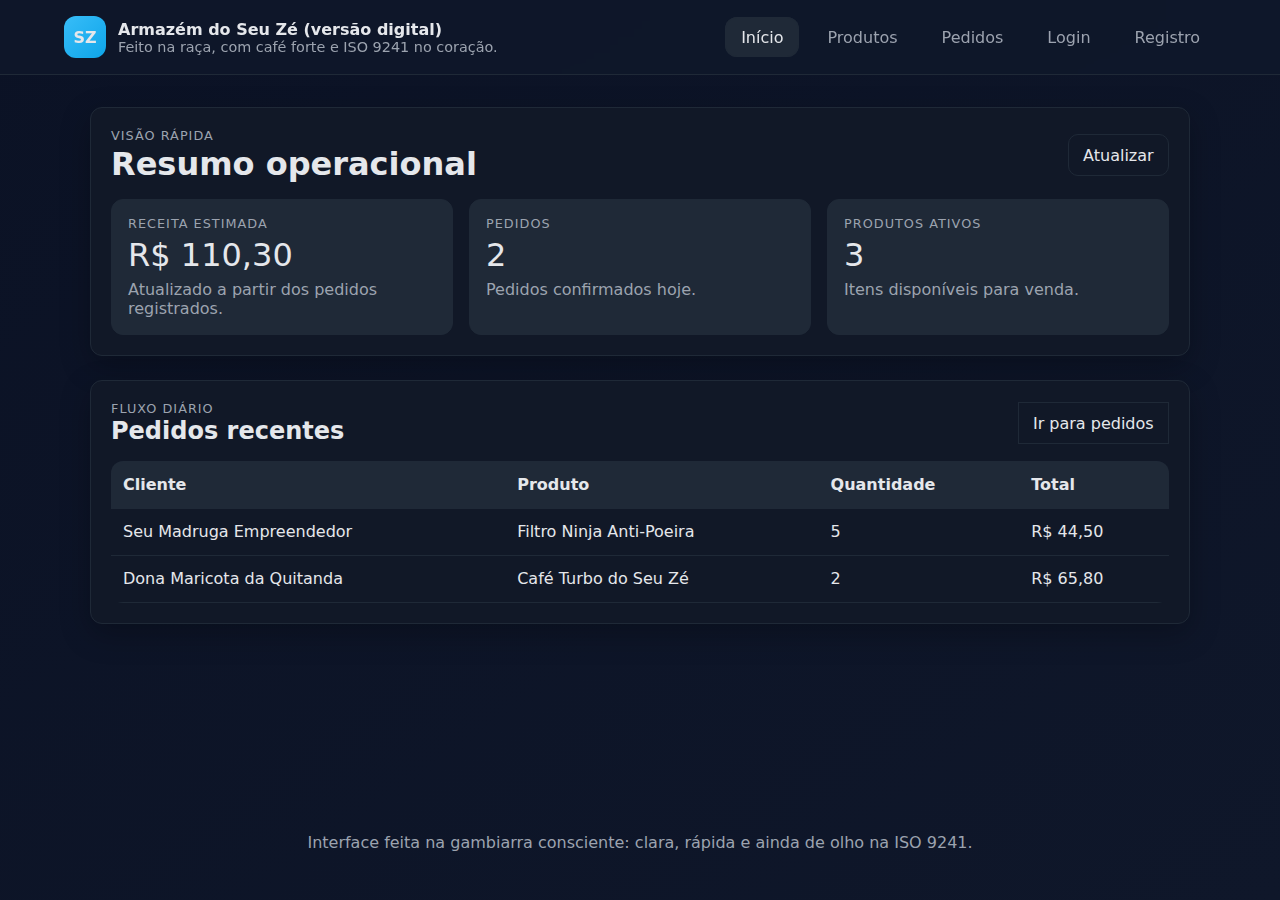
<file: index.html>
<!DOCTYPE html>
<html lang="pt-BR">
<head>
    <meta charset="UTF-8">
    <meta name="viewport" content="width=device-width, initial-scale=1.0">
    <title>Armazém do Seu Zé - Visão Geral</title>
    <link rel="stylesheet" href="css/styles.css">
</head>
<body data-page="home">
    <header class="topbar">
        <div class="brand">
            <span class="brand__logo" aria-hidden="true">SZ</span>
            <div>
                <strong>Armazém do Seu Zé (versão digital)</strong>
                <p class="brand__subtitle">Feito na raça, com café forte e ISO 9241 no coração.</p>
            </div>
        </div>
        <nav class="main-nav" aria-label="Navegação principal">
            <a href="index.html" class="main-nav__link main-nav__link--active">Início</a>
            <a href="produtos.html" class="main-nav__link">Produtos</a>
            <a href="pedidos.html" class="main-nav__link">Pedidos</a>
            <a href="login.html" class="main-nav__link">Login</a>
            <a href="registro.html" class="main-nav__link">Registro</a>
        </nav>
    </header>

    <main class="layout">
        <section class="panel" aria-labelledby="resumo-title">
            <div class="panel__header">
                <div>
                    <p class="eyebrow">Visão rápida</p>
                    <h1 id="resumo-title">Resumo operacional</h1>
                </div>
                <button type="button" class="ghost" data-action="atualizar-resumo">Atualizar</button>
            </div>
            <div class="kpi-grid" role="list">
                <article class="kpi" role="listitem">
                    <p class="eyebrow">Receita estimada</p>
                    <p class="kpi__value" id="kpi-receita">R$ 0,00</p>
                    <p class="kpi__hint">Atualizado a partir dos pedidos registrados.</p>
                </article>
                <article class="kpi" role="listitem">
                    <p class="eyebrow">Pedidos</p>
                    <p class="kpi__value" id="kpi-pedidos">0</p>
                    <p class="kpi__hint">Pedidos confirmados hoje.</p>
                </article>
                <article class="kpi" role="listitem">
                    <p class="eyebrow">Produtos ativos</p>
                    <p class="kpi__value" id="kpi-produtos">0</p>
                    <p class="kpi__hint">Itens disponíveis para venda.</p>
                </article>
            </div>
        </section>

        <section class="panel" aria-labelledby="recentes-title">
            <div class="panel__header">
                <div>
                    <p class="eyebrow">Fluxo diário</p>
                    <h2 id="recentes-title">Pedidos recentes</h2>
                </div>
                <a class="ghost" href="pedidos.html">Ir para pedidos</a>
            </div>
            <div class="table-wrapper">
                <table class="data-table" aria-describedby="recentes-title">
                    <thead>
                        <tr>
                            <th scope="col">Cliente</th>
                            <th scope="col">Produto</th>
                            <th scope="col">Quantidade</th>
                            <th scope="col">Total</th>
                        </tr>
                    </thead>
                    <tbody id="recent-orders" aria-live="polite">
                        <tr>
                            <td colspan="4" class="muted">Nenhum pedido registrado ainda.</td>
                        </tr>
                    </tbody>
                </table>
            </div>
        </section>
    </main>

    <footer class="footer">
        <p>Interface feita na gambiarra consciente: clara, rápida e ainda de olho na ISO 9241.</p>
    </footer>

    <script src="js/app.js"></script>
</body>
</html>
</file>
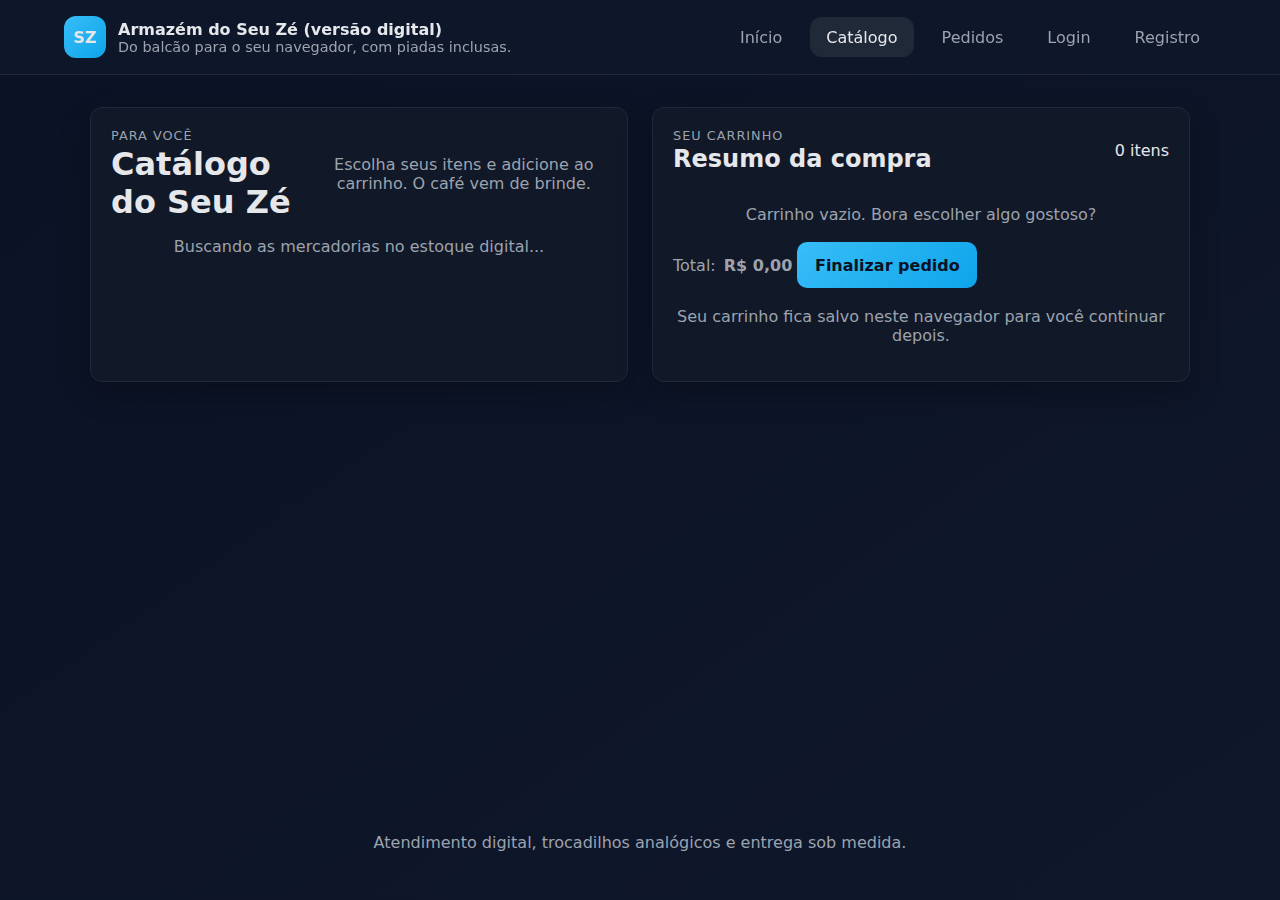
<file: catalogo.html>
<!DOCTYPE html>
<html lang="pt-BR">
<head>
    <meta charset="UTF-8">
    <meta name="viewport" content="width=device-width, initial-scale=1.0">
    <title>Armazém do Seu Zé - Catálogo</title>
    <link rel="stylesheet" href="css/styles.css">
</head>
<body data-page="catalogo">
    <header class="topbar">
        <div class="brand">
            <span class="brand__logo" aria-hidden="true">SZ</span>
            <div>
                <strong>Armazém do Seu Zé (versão digital)</strong>
                <p class="brand__subtitle">Do balcão para o seu navegador, com piadas inclusas.</p>
            </div>
        </div>
        <nav class="main-nav" aria-label="Navegação principal">
            <a href="index.html" class="main-nav__link">Início</a>
            <a href="catalogo.html" class="main-nav__link main-nav__link--active">Catálogo</a>
            <a href="pedidos.html" class="main-nav__link">Pedidos</a>
            <a href="login.html" class="main-nav__link">Login</a>
            <a href="registro.html" class="main-nav__link">Registro</a>
        </nav>
    </header>

    <main class="layout layout--two">
        <section class="panel" aria-labelledby="catalogo-title">
            <div class="panel__header">
                <div>
                    <p class="eyebrow">Para você</p>
                    <h1 id="catalogo-title">Catálogo do Seu Zé</h1>
                </div>
                <p class="muted">Escolha seus itens e adicione ao carrinho. O café vem de brinde.</p>
            </div>

            <div class="catalog-grid" id="catalog-grid" aria-live="polite">
                <p class="muted">Buscando as mercadorias no estoque digital...</p>
            </div>
        </section>

        <section class="panel" aria-labelledby="carrinho-title">
            <div class="panel__header">
                <div>
                    <p class="eyebrow">Seu carrinho</p>
                    <h2 id="carrinho-title">Resumo da compra</h2>
                </div>
                <span class="pill" id="cart-counter">0 itens</span>
            </div>

            <div class="stack">
                <div id="cart-feedback" class="alert" role="status" aria-live="polite" hidden></div>
                <div class="cart" aria-live="polite">
                    <div class="cart__list" id="cart-items">
                        <p class="muted">Carrinho vazio. Bora escolher algo gostoso?</p>
                    </div>
                    <div class="cart__footer">
                        <p class="inline">Total: <strong id="cart-total">R$ 0,00</strong></p>
                        <button type="button" class="primary" data-action="checkout">Finalizar pedido</button>
                    </div>
                    <p class="muted">Seu carrinho fica salvo neste navegador para você continuar depois.</p>
                </div>
            </div>
        </section>
    </main>

    <footer class="footer">
        <p>Atendimento digital, trocadilhos analógicos e entrega sob medida.</p>
    </footer>

    <script src="js/app.js"></script>
</body>
</html>
</file>
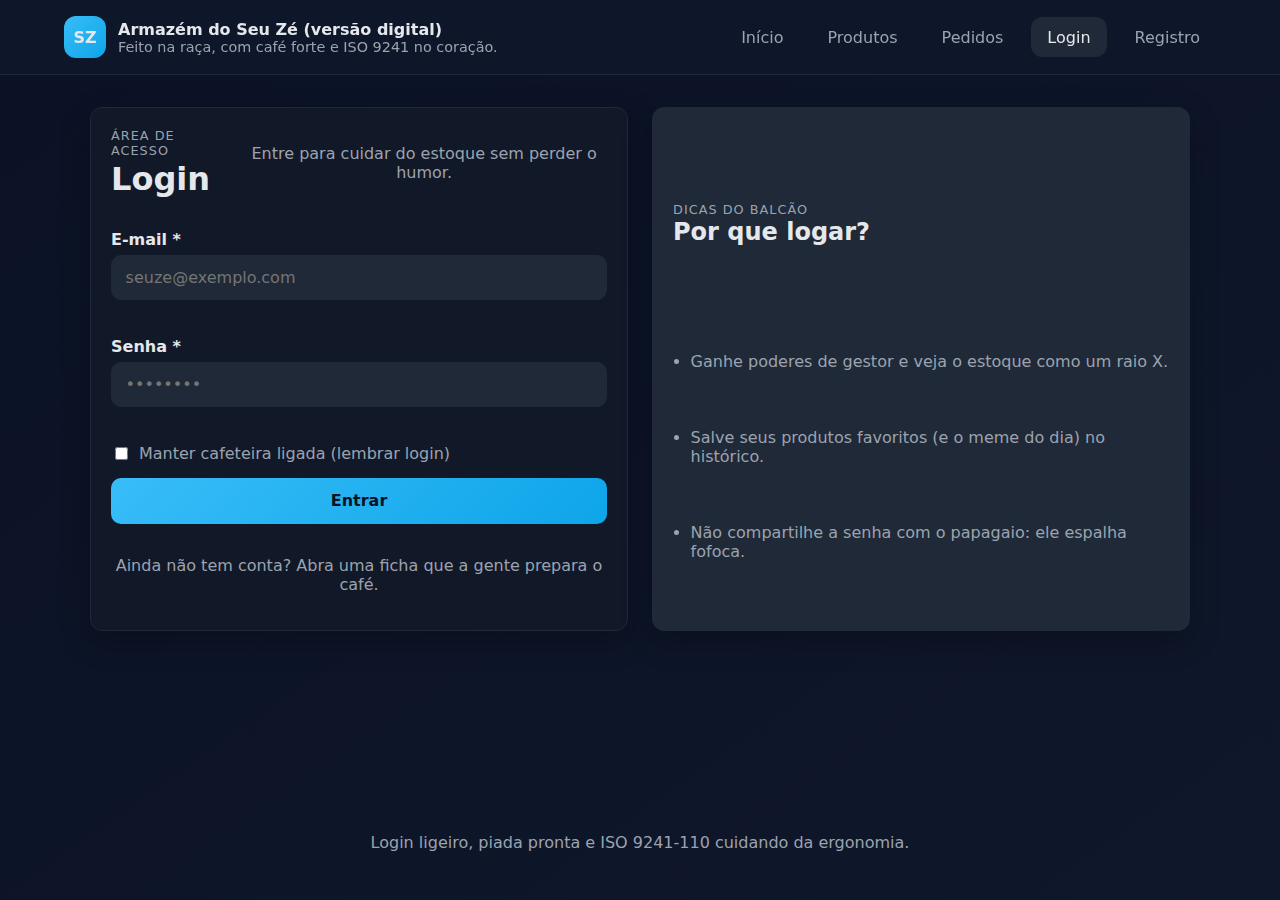
<file: login.html>
<!DOCTYPE html>
<html lang="pt-BR">
<head>
    <meta charset="UTF-8">
    <meta name="viewport" content="width=device-width, initial-scale=1.0">
    <title>Armazém do Seu Zé - Login</title>
    <link rel="stylesheet" href="css/styles.css">
</head>
<body data-page="login">
    <header class="topbar">
        <div class="brand">
            <span class="brand__logo" aria-hidden="true">SZ</span>
            <div>
                <strong>Armazém do Seu Zé (versão digital)</strong>
                <p class="brand__subtitle">Feito na raça, com café forte e ISO 9241 no coração.</p>
            </div>
        </div>
        <nav class="main-nav" aria-label="Navegação principal">
            <a href="index.html" class="main-nav__link">Início</a>
            <a href="produtos.html" class="main-nav__link">Produtos</a>
            <a href="pedidos.html" class="main-nav__link">Pedidos</a>
            <a href="login.html" class="main-nav__link main-nav__link--active">Login</a>
            <a href="registro.html" class="main-nav__link">Registro</a>
        </nav>
    </header>

    <main class="layout auth-layout">
        <section class="panel auth-card" aria-labelledby="login-title">
            <div class="panel__header">
                <div>
                    <p class="eyebrow">Área de acesso</p>
                    <h1 id="login-title">Login</h1>
                </div>
                <p class="muted">Entre para cuidar do estoque sem perder o humor.</p>
            </div>

            <div class="alert" id="login-feedback" role="status" aria-live="polite" hidden></div>

            <form class="stack" id="login-form" novalidate>
                <label class="field">
                    <span>E-mail *</span>
                    <input type="email" name="email" placeholder="seuze@exemplo.com" required>
                    <small class="helper" data-feedback-for="email"></small>
                </label>
                <label class="field">
                    <span>Senha *</span>
                    <input type="password" name="senha" placeholder="••••••••" minlength="4" required>
                    <small class="helper" data-feedback-for="senha"></small>
                </label>
                <label class="inline">
                    <input type="checkbox" name="lembrar" value="sim">
                    <span>Manter cafeteira ligada (lembrar login)</span>
                </label>
                <button type="submit" class="primary">Entrar</button>
            </form>

            <p class="muted">Ainda não tem conta? <a href="registro.html">Abra uma ficha</a> que a gente prepara o café.</p>
        </section>

        <section class="panel auth-card auth-card--secondary" aria-labelledby="login-dicas-title">
            <div class="panel__header">
                <div>
                    <p class="eyebrow">Dicas do balcão</p>
                    <h2 id="login-dicas-title">Por que logar?</h2>
                </div>
            </div>
            <ul class="list">
                <li>Ganhe poderes de gestor e veja o estoque como um raio X.</li>
                <li>Salve seus produtos favoritos (e o meme do dia) no histórico.</li>
                <li>Não compartilhe a senha com o papagaio: ele espalha fofoca.</li>
            </ul>
        </section>
    </main>

    <footer class="footer">
        <p>Login ligeiro, piada pronta e ISO 9241-110 cuidando da ergonomia.</p>
    </footer>

    <script src="js/app.js"></script>
</body>
</html>
</file>
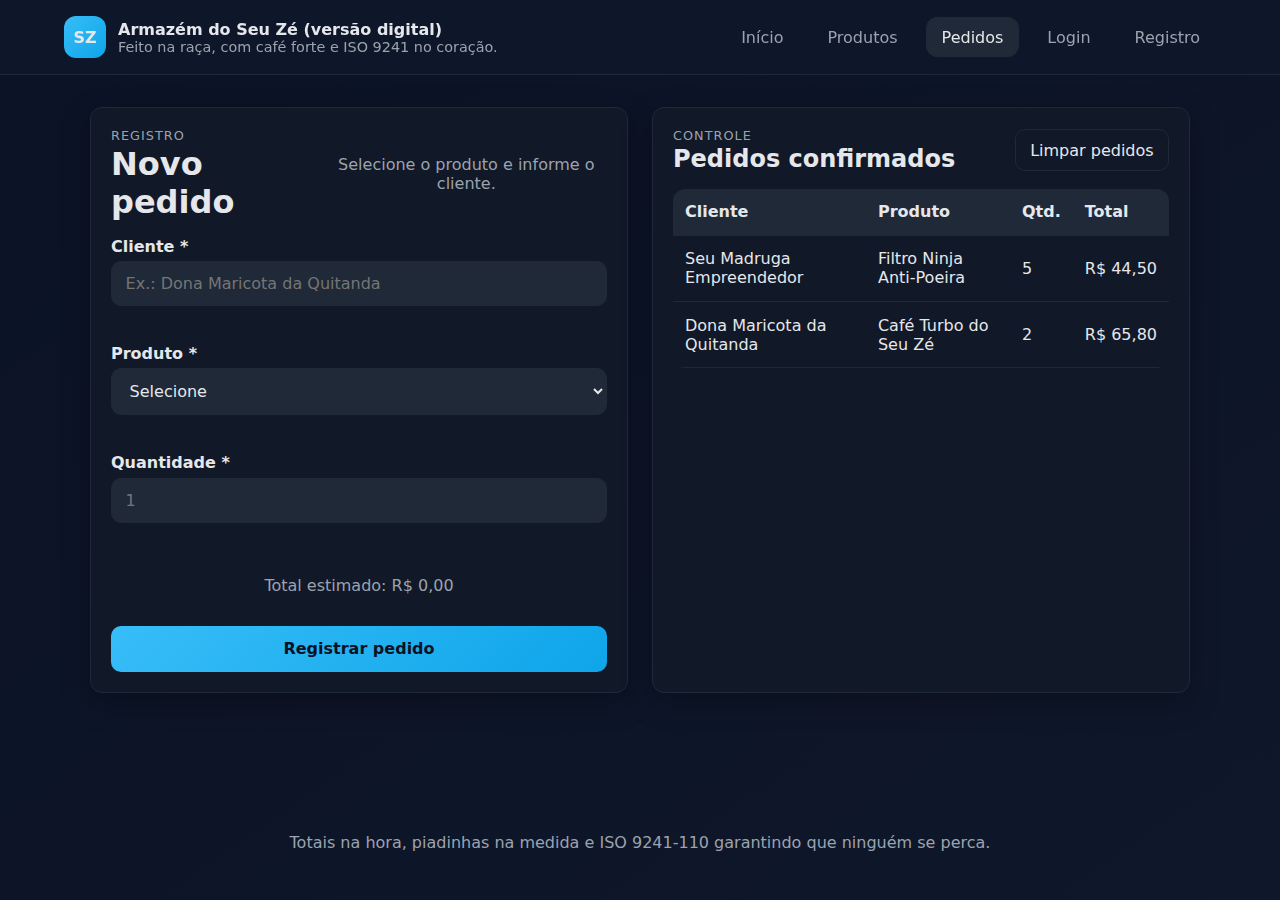
<file: pedidos.html>
<!DOCTYPE html>
<html lang="pt-BR">
<head>
    <meta charset="UTF-8">
    <meta name="viewport" content="width=device-width, initial-scale=1.0">
    <title>Armazém do Seu Zé - Pedidos</title>
    <link rel="stylesheet" href="css/styles.css">
</head>
<body data-page="pedidos">
    <header class="topbar">
        <div class="brand">
            <span class="brand__logo" aria-hidden="true">SZ</span>
            <div>
                <strong>Armazém do Seu Zé (versão digital)</strong>
                <p class="brand__subtitle">Feito na raça, com café forte e ISO 9241 no coração.</p>
            </div>
        </div>
        <nav class="main-nav" aria-label="Navegação principal">
            <a href="index.html" class="main-nav__link">Início</a>
            <a href="produtos.html" class="main-nav__link">Produtos</a>
            <a href="pedidos.html" class="main-nav__link main-nav__link--active">Pedidos</a>
            <a href="login.html" class="main-nav__link">Login</a>
            <a href="registro.html" class="main-nav__link">Registro</a>
        </nav>
    </header>

    <main class="layout layout--two">
        <section class="panel" aria-labelledby="novo-pedido-title">
            <div class="panel__header">
                <div>
                    <p class="eyebrow">Registro</p>
                    <h1 id="novo-pedido-title">Novo pedido</h1>
                </div>
                <p class="muted">Selecione o produto e informe o cliente.</p>
            </div>
            <form class="stack" id="order-form" novalidate>
                <label class="field">
                    <span>Cliente *</span>
                    <input type="text" name="cliente" placeholder="Ex.: Dona Maricota da Quitanda" required>
                    <small class="helper" data-feedback-for="cliente"></small>
                </label>
                <label class="field">
                    <span>Produto *</span>
                    <select name="produto" required>
                        <option value="">Selecione</option>
                    </select>
                    <small class="helper" data-feedback-for="produto"></small>
                </label>
                <label class="field">
                    <span>Quantidade *</span>
                    <input type="number" name="quantidade" min="1" step="1" placeholder="1" required>
                    <small class="helper" data-feedback-for="quantidade"></small>
                </label>
                <p class="muted" id="order-total" aria-live="polite">Total estimado: R$ 0,00</p>
                <button type="submit" class="primary">Registrar pedido</button>
            </form>
        </section>

        <section class="panel" aria-labelledby="tabela-pedidos-title">
            <div class="panel__header">
                <div>
                    <p class="eyebrow">Controle</p>
                    <h2 id="tabela-pedidos-title">Pedidos confirmados</h2>
                </div>
                <button type="button" class="ghost" data-action="limpar-pedidos">Limpar pedidos</button>
            </div>
            <div class="table-wrapper">
                <table class="data-table" aria-describedby="tabela-pedidos-title">
                    <thead>
                        <tr>
                            <th scope="col">Cliente</th>
                            <th scope="col">Produto</th>
                            <th scope="col">Qtd.</th>
                            <th scope="col">Total</th>
                        </tr>
                    </thead>
                    <tbody id="order-list" aria-live="polite">
                        <tr>
                            <td colspan="4" class="muted">Nenhum pedido registrado.</td>
                        </tr>
                    </tbody>
                </table>
            </div>
        </section>
    </main>

    <footer class="footer">
        <p>Totais na hora, piadinhas na medida e ISO 9241-110 garantindo que ninguém se perca.</p>
    </footer>

    <script src="js/app.js"></script>
</body>
</html>
</file>
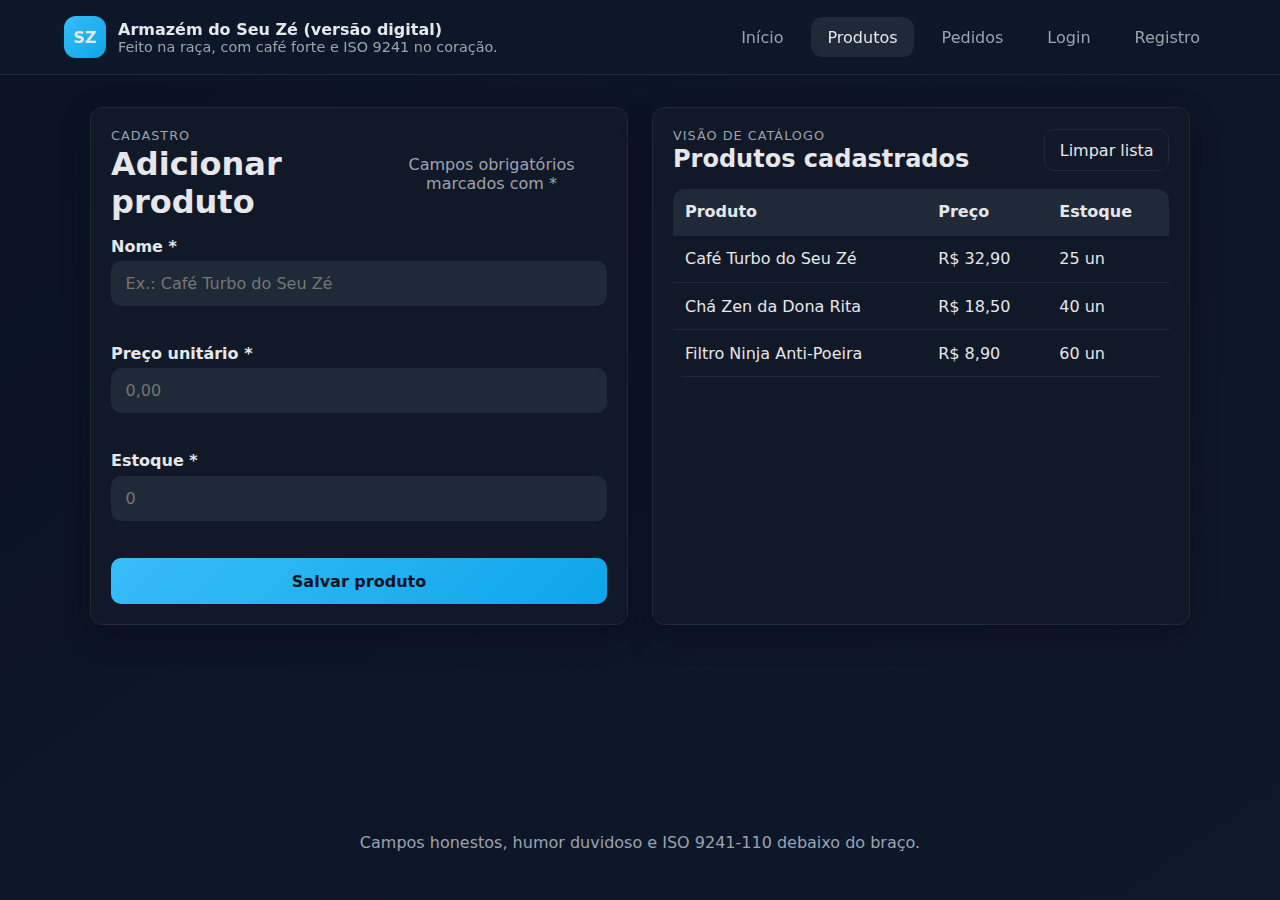
<file: produtos.html>
<!DOCTYPE html>
<html lang="pt-BR">
<head>
    <meta charset="UTF-8">
    <meta name="viewport" content="width=device-width, initial-scale=1.0">
    <title>Armazém do Seu Zé - Produtos</title>
    <link rel="stylesheet" href="css/styles.css">
</head>
<body data-page="produtos">
    <header class="topbar">
        <div class="brand">
            <span class="brand__logo" aria-hidden="true">SZ</span>
            <div>
                <strong>Armazém do Seu Zé (versão digital)</strong>
                <p class="brand__subtitle">Feito na raça, com café forte e ISO 9241 no coração.</p>
            </div>
        </div>
        <nav class="main-nav" aria-label="Navegação principal">
            <a href="index.html" class="main-nav__link">Início</a>
            <a href="produtos.html" class="main-nav__link main-nav__link--active">Produtos</a>
            <a href="pedidos.html" class="main-nav__link">Pedidos</a>
            <a href="login.html" class="main-nav__link">Login</a>
            <a href="registro.html" class="main-nav__link">Registro</a>
        </nav>
    </header>

    <main class="layout layout--two">
        <section class="panel" aria-labelledby="cadastro-title">
            <div class="panel__header">
                <div>
                    <p class="eyebrow">Cadastro</p>
                    <h1 id="cadastro-title">Adicionar produto</h1>
                </div>
                <p class="muted">Campos obrigatórios marcados com *</p>
            </div>
            <form class="stack" id="product-form" novalidate>
                <label class="field">
                    <span>Nome *</span>
                    <input type="text" name="nome" placeholder="Ex.: Café Turbo do Seu Zé" required>
                    <small class="helper" data-feedback-for="nome"></small>
                </label>
                <label class="field">
                    <span>Preço unitário *</span>
                    <input type="number" name="preco" min="0" step="0.01" placeholder="0,00" required>
                    <small class="helper" data-feedback-for="preco"></small>
                </label>
                <label class="field">
                    <span>Estoque *</span>
                    <input type="number" name="estoque" min="0" step="1" placeholder="0" required>
                    <small class="helper" data-feedback-for="estoque"></small>
                </label>
                <button type="submit" class="primary">Salvar produto</button>
            </form>
        </section>

        <section class="panel" aria-labelledby="lista-title">
            <div class="panel__header">
                <div>
                    <p class="eyebrow">Visão de catálogo</p>
                    <h2 id="lista-title">Produtos cadastrados</h2>
                </div>
                <button type="button" class="ghost" data-action="limpar-produtos">Limpar lista</button>
            </div>
            <div class="table-wrapper">
                <table class="data-table" aria-describedby="lista-title">
                    <thead>
                        <tr>
                            <th scope="col">Produto</th>
                            <th scope="col">Preço</th>
                            <th scope="col">Estoque</th>
                        </tr>
                    </thead>
                    <tbody id="product-list" aria-live="polite">
                        <tr>
                            <td colspan="3" class="muted">Nenhum produto cadastrado.</td>
                        </tr>
                    </tbody>
                </table>
            </div>
        </section>
    </main>

    <footer class="footer">
        <p>Campos honestos, humor duvidoso e ISO 9241-110 debaixo do braço.</p>
    </footer>

    <script src="js/app.js"></script>
</body>
</html>
</file>
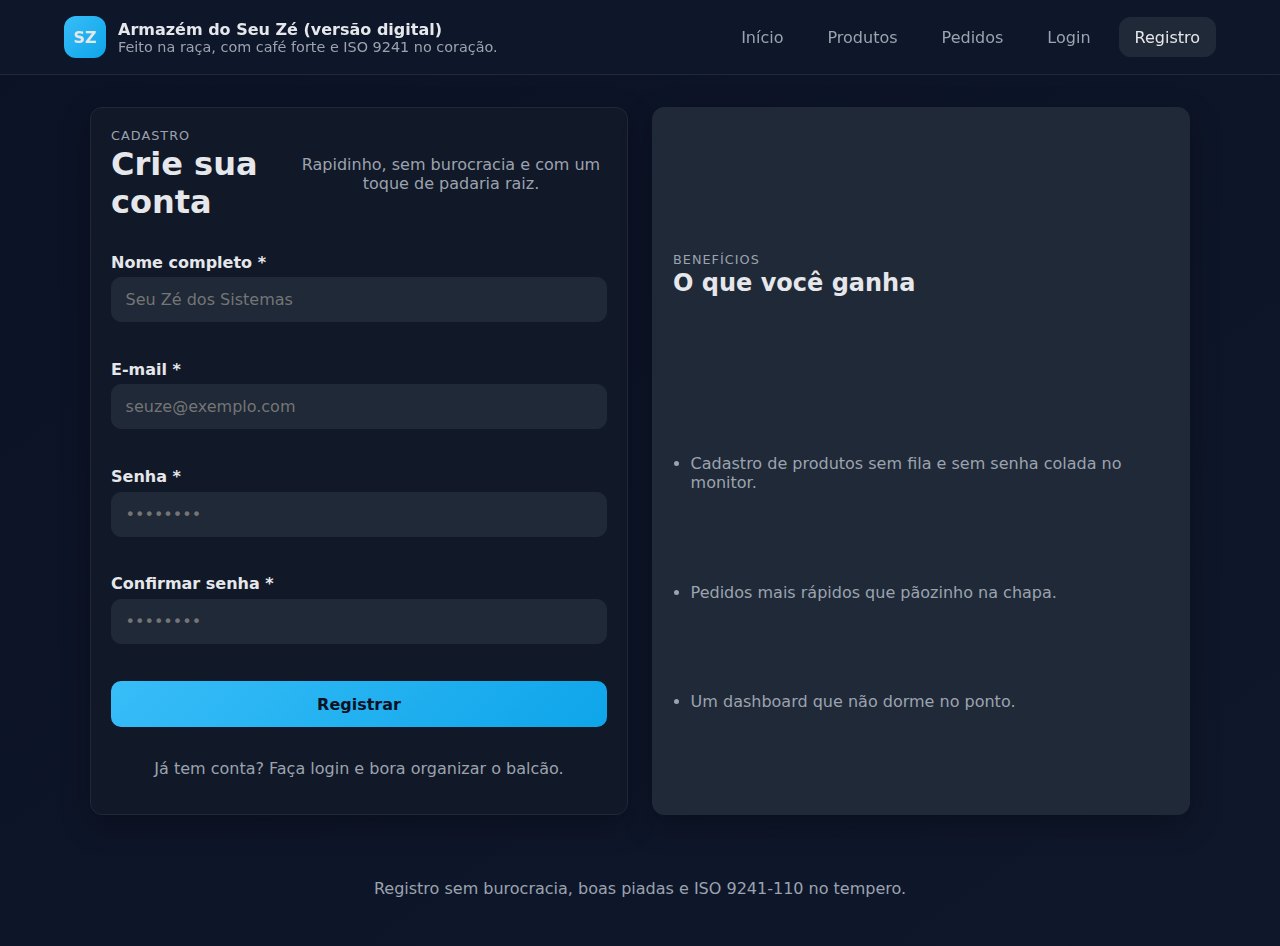
<file: registro.html>
<!DOCTYPE html>
<html lang="pt-BR">
<head>
    <meta charset="UTF-8">
    <meta name="viewport" content="width=device-width, initial-scale=1.0">
    <title>Armazém do Seu Zé - Registro</title>
    <link rel="stylesheet" href="css/styles.css">
</head>
<body data-page="registro">
    <header class="topbar">
        <div class="brand">
            <span class="brand__logo" aria-hidden="true">SZ</span>
            <div>
                <strong>Armazém do Seu Zé (versão digital)</strong>
                <p class="brand__subtitle">Feito na raça, com café forte e ISO 9241 no coração.</p>
            </div>
        </div>
        <nav class="main-nav" aria-label="Navegação principal">
            <a href="index.html" class="main-nav__link">Início</a>
            <a href="produtos.html" class="main-nav__link">Produtos</a>
            <a href="pedidos.html" class="main-nav__link">Pedidos</a>
            <a href="login.html" class="main-nav__link">Login</a>
            <a href="registro.html" class="main-nav__link main-nav__link--active">Registro</a>
        </nav>
    </header>

    <main class="layout auth-layout">
        <section class="panel auth-card" aria-labelledby="registro-title">
            <div class="panel__header">
                <div>
                    <p class="eyebrow">Cadastro</p>
                    <h1 id="registro-title">Crie sua conta</h1>
                </div>
                <p class="muted">Rapidinho, sem burocracia e com um toque de padaria raiz.</p>
            </div>

            <div class="alert" id="registro-feedback" role="status" aria-live="polite" hidden></div>

            <form class="stack" id="register-form" novalidate>
                <label class="field">
                    <span>Nome completo *</span>
                    <input type="text" name="nome" placeholder="Seu Zé dos Sistemas" required>
                    <small class="helper" data-feedback-for="nome"></small>
                </label>
                <label class="field">
                    <span>E-mail *</span>
                    <input type="email" name="email" placeholder="seuze@exemplo.com" required>
                    <small class="helper" data-feedback-for="email"></small>
                </label>
                <label class="field">
                    <span>Senha *</span>
                    <input type="password" name="senha" minlength="4" placeholder="••••••••" required>
                    <small class="helper" data-feedback-for="senha"></small>
                </label>
                <label class="field">
                    <span>Confirmar senha *</span>
                    <input type="password" name="confirmar" minlength="4" placeholder="••••••••" required>
                    <small class="helper" data-feedback-for="confirmar"></small>
                </label>
                <button type="submit" class="primary">Registrar</button>
            </form>

            <p class="muted">Já tem conta? <a href="login.html">Faça login</a> e bora organizar o balcão.</p>
        </section>

        <section class="panel auth-card auth-card--secondary" aria-labelledby="registro-beneficios-title">
            <div class="panel__header">
                <div>
                    <p class="eyebrow">Benefícios</p>
                    <h2 id="registro-beneficios-title">O que você ganha</h2>
                </div>
            </div>
            <ul class="list">
                <li>Cadastro de produtos sem fila e sem senha colada no monitor.</li>
                <li>Pedidos mais rápidos que pãozinho na chapa.</li>
                <li>Um dashboard que não dorme no ponto.</li>
            </ul>
        </section>
    </main>

    <footer class="footer">
        <p>Registro sem burocracia, boas piadas e ISO 9241-110 no tempero.</p>
    </footer>

    <script src="js/app.js"></script>
</body>
</html>
</file>
<file: css/styles.css>
:root {
    --bg: #0f172a;
    --surface: #111827;
    --surface-alt: #1f2937;
    --text: #e5e7eb;
    --muted: #9ca3af;
    --primary: #38bdf8;
    --primary-strong: #0ea5e9;
    --border: #1f2937;
    --positive: #22c55e;
    --radius: 12px;
    --shadow: 0 10px 30px rgba(0, 0, 0, 0.25);
    --spacing: 1.25rem;
    font-family: "Inter", system-ui, -apple-system, sans-serif;
    color: var(--text);
    background: var(--bg);
}

* {
    box-sizing: border-box;
}

body {
    margin: 0;
    background: linear-gradient(145deg, #0b1225, #0f172a);
    color: var(--text);
    min-height: 100vh;
    display: flex;
    flex-direction: column;
}

a {
    color: inherit;
    text-decoration: none;
}

a:hover,
a:focus-visible {
    color: var(--primary);
}

.topbar {
    position: sticky;
    top: 0;
    z-index: 10;
    display: flex;
    justify-content: space-between;
    align-items: center;
    padding: 1rem 5vw;
    background: rgba(15, 23, 42, 0.85);
    backdrop-filter: blur(8px);
    border-bottom: 1px solid var(--border);
}

.brand {
    display: grid;
    grid-template-columns: auto 1fr;
    gap: 0.75rem;
    align-items: center;
}

.brand__logo {
    width: 42px;
    height: 42px;
    border-radius: 12px;
    display: inline-flex;
    align-items: center;
    justify-content: center;
    background: linear-gradient(135deg, var(--primary), var(--primary-strong));
    font-weight: 700;
}

.brand__subtitle {
    margin: 0;
    color: var(--muted);
    font-size: 0.9rem;
}

.main-nav {
    display: flex;
    gap: 0.75rem;
    align-items: center;
}

.main-nav__link {
    padding: 0.65rem 1rem;
    border-radius: var(--radius);
    color: var(--muted);
    transition: background 0.2s ease, color 0.2s ease;
}

.main-nav__link:hover,
.main-nav__link:focus-visible {
    background: var(--surface);
    color: var(--text);
}

.main-nav__link--active {
    background: var(--surface-alt);
    color: var(--text);
    box-shadow: inset 0 0 0 1px var(--border);
}

.layout {
    width: min(1100px, 95vw);
    margin: 2rem auto 3rem;
    display: grid;
    gap: 1.5rem;
}

.layout--two {
    grid-template-columns: repeat(auto-fit, minmax(320px, 1fr));
}

.panel {
    background: var(--surface);
    border: 1px solid var(--border);
    border-radius: var(--radius);
    padding: var(--spacing);
    box-shadow: var(--shadow);
}

.panel__header {
    display: flex;
    justify-content: space-between;
    align-items: center;
    gap: 1rem;
    margin-bottom: 1rem;
}

.panel__header h1,
.panel__header h2 {
    margin: 0.1rem 0 0;
}

.eyebrow {
    text-transform: uppercase;
    letter-spacing: 0.08em;
    font-size: 0.8rem;
    color: var(--muted);
    margin: 0;
}

.kpi-grid {
    display: grid;
    grid-template-columns: repeat(auto-fit, minmax(240px, 1fr));
    gap: 1rem;
}

.kpi {
    border-radius: var(--radius);
    padding: 1rem;
    background: var(--surface-alt);
    border: 1px solid var(--border);
}

.kpi__value {
    font-size: 2rem;
    margin: 0.35rem 0;
}

.kpi__hint {
    margin: 0;
    color: var(--muted);
}

.table-wrapper {
    overflow-x: auto;
    border-radius: var(--radius);
}

.data-table {
    width: 100%;
    border-collapse: collapse;
    min-width: 100%;
}

.data-table th,
.data-table td {
    text-align: left;
    padding: 0.85rem 0.75rem;
    border-bottom: 1px solid var(--border);
}

.data-table thead {
    background: var(--surface-alt);
}

.stack {
    display: grid;
    gap: 0.9rem;
}

.field {
    display: grid;
    gap: 0.35rem;
}

.field span {
    color: var(--text);
    font-weight: 600;
}

input,
select,
button {
    font: inherit;
}

input,
select {
    padding: 0.75rem 0.85rem;
    border-radius: 10px;
    border: 1px solid var(--border);
    background: var(--surface-alt);
    color: var(--text);
}

input:focus,
select:focus {
    outline: 2px solid var(--primary);
    outline-offset: 1px;
}

.helper {
    color: var(--muted);
    min-height: 1.1rem;
}

button {
    border: none;
    cursor: pointer;
    border-radius: 10px;
    transition: transform 0.1s ease, background 0.2s ease;
}

button:active {
    transform: translateY(1px);
}

button:focus-visible {
    outline: 2px solid var(--primary);
    outline-offset: 2px;
}

.primary {
    background: linear-gradient(135deg, var(--primary), var(--primary-strong));
    color: #0b1225;
    font-weight: 700;
    padding: 0.85rem 1.1rem;
}

.ghost {
    background: transparent;
    color: var(--text);
    border: 1px solid var(--border);
    padding: 0.65rem 0.9rem;
}

.footer {
    width: min(1100px, 95vw);
    margin: auto auto 2rem;
    color: var(--muted);
    text-align: center;
}

.muted {
    color: var(--muted);
    text-align: center;
}

.inline {
    display: inline-flex;
    align-items: center;
    gap: 0.5rem;
    color: var(--muted);
}

.auth-layout {
    grid-template-columns: repeat(auto-fit, minmax(320px, 1fr));
}

.auth-card {
    display: grid;
    gap: 1rem;
}

.auth-card--secondary {
    background: var(--surface-alt);
}

.list {
    margin: 0;
    padding-left: 1.1rem;
    display: grid;
    gap: 0.5rem;
    color: var(--muted);
}

.alert {
    padding: 0.85rem 1rem;
    border-radius: 10px;
    border: 1px solid var(--border);
    background: rgba(34, 197, 94, 0.12);
    color: #a7f3d0;
}

@media (max-width: 640px) {
    .topbar {
        flex-direction: column;
        align-items: flex-start;
        gap: 0.75rem;
    }

    .panel__header {
        flex-direction: column;
        align-items: flex-start;
    }
}
</file>
